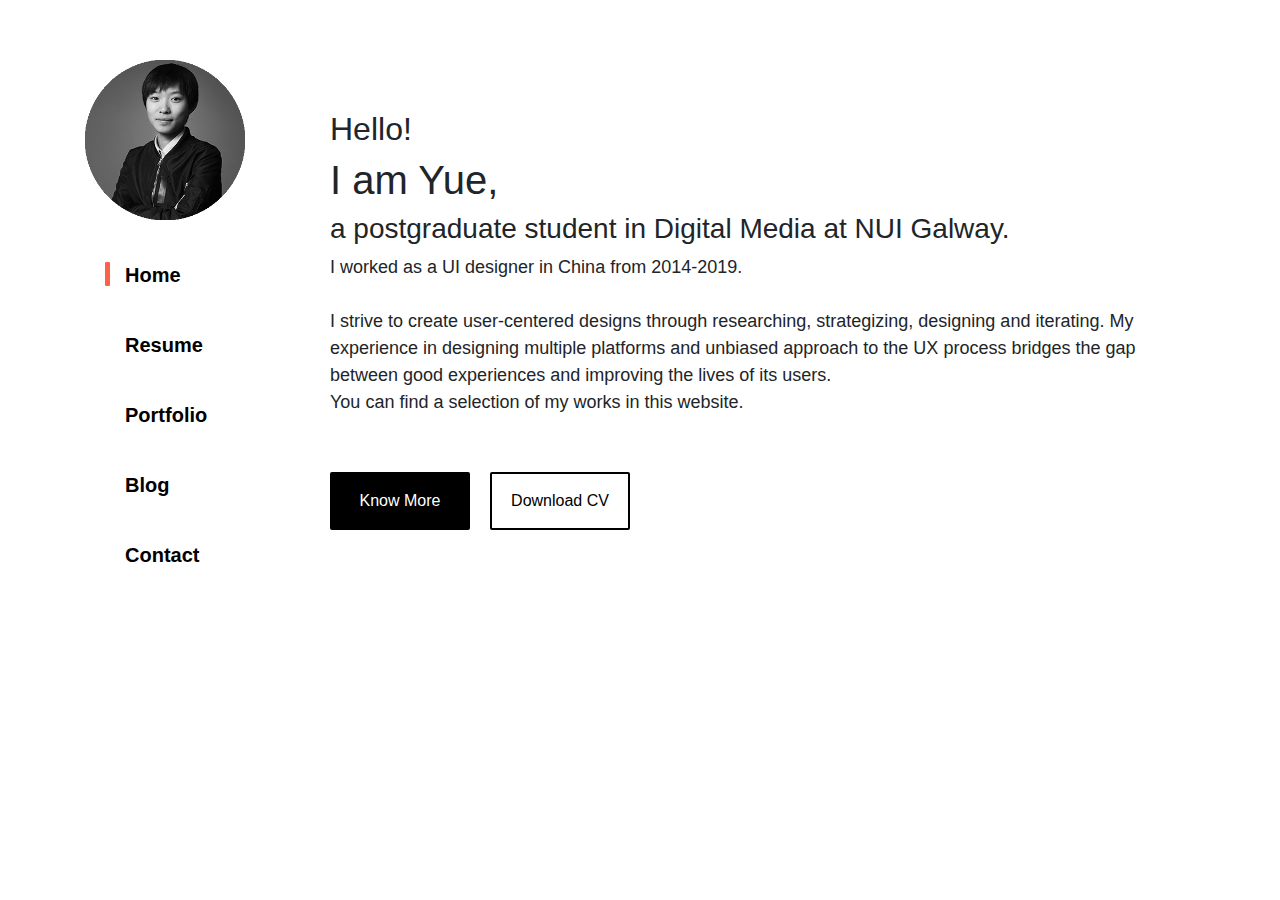
<file: index.html>
<!DOCTYPE html>

<html>

<head>
    <meta charset="utf-8">
    <title>My Website</title>

    <!-- CSS only -->
    <link href="https://cdn.jsdelivr.net/npm/bootstrap@5.0.0-beta3/dist/css/bootstrap.min.css" rel="stylesheet"
        integrity="sha384-eOJMYsd53ii+scO/bJGFsiCZc+5NDVN2yr8+0RDqr0Ql0h+rP48ckxlpbzKgwra6" crossorigin="anonymous">
    <link rel="stylesheet" href="./assets/css//style.min.css">
</head>

<body>
    <!-- Bootstrap JavaScript -->
    <script src="https://code.jquery.com/jquery-3.5.1.slim.min.js"
        integrity="sha384-DfXdz2htPH0lsSSs5nCTpuj/zy4C+OGpamoFVy38MVBnE+IbbVYUew+OrCXaRkfj"
        crossorigin="anonymous"></script>
    <script src="https://cdn.jsdelivr.net/npm/bootstrap@4.6.0/dist/js/bootstrap.bundle.min.js"
        integrity="sha384-Piv4xVNRyMGpqkS2by6br4gNJ7DXjqk09RmUpJ8jgGtD7zP9yug3goQfGII0yAns"
        crossorigin="anonymous"></script>

    <div class="container">
        <div class="row">
            <!-- left -->
            <div class="col-12  col-md-3   col-lg-2 left">
                <img src="./images/me.jpg" alt="" class="img-fluid">
                <ul>
                    <li><span class="block"></span><a href="./index.html" class="nav">Home</a></li>
                    <li><a href="./resume.html" class="nav">Resume</a></li>
                    <li><a href="./portfolio.html" class="nav">Portfolio</a></li>
                    <li><a href="./blog.html" class="nav">Blog</a></li>
                    <li><a href="./contact.html" class="nav">Contact</a></li>
                </ul>
            </div>
            <!-- left end -->

            <!--right -->
            <div class="col-12  col-md-9 col-lg-10 right">

                <div class="header">
                    <h2><span>Hello!</span></h2>
                    <h1><span class="">I am Yue</span>,</h1>
                    <h3>a postgraduate student in Digital Media at NUI Galway.</h3>
                    <p>
                        I worked as a UI designer in China from 2014-2019.<br><br>
                        I strive to create user-centered designs through researching, strategizing, designing and
                        iterating.
                        My experience in designing multiple platforms and unbiased approach to the UX process bridges
                        the gap between good experiences and improving the lives of its users.
                        <br>
                        You can find a selection of my works in this website.

                    </p>
                </div>
                <div class="bottom">
                    <ul class="home_btn">
                        <li><a href="./contact.html" class="btn_01">Know More</a></li>
                        <li><a href="#" class="btn_02">Download CV</a></li>
                    </ul>
                </div>

            </div>
        </div>
    </div>

</body>

</html>
</file>
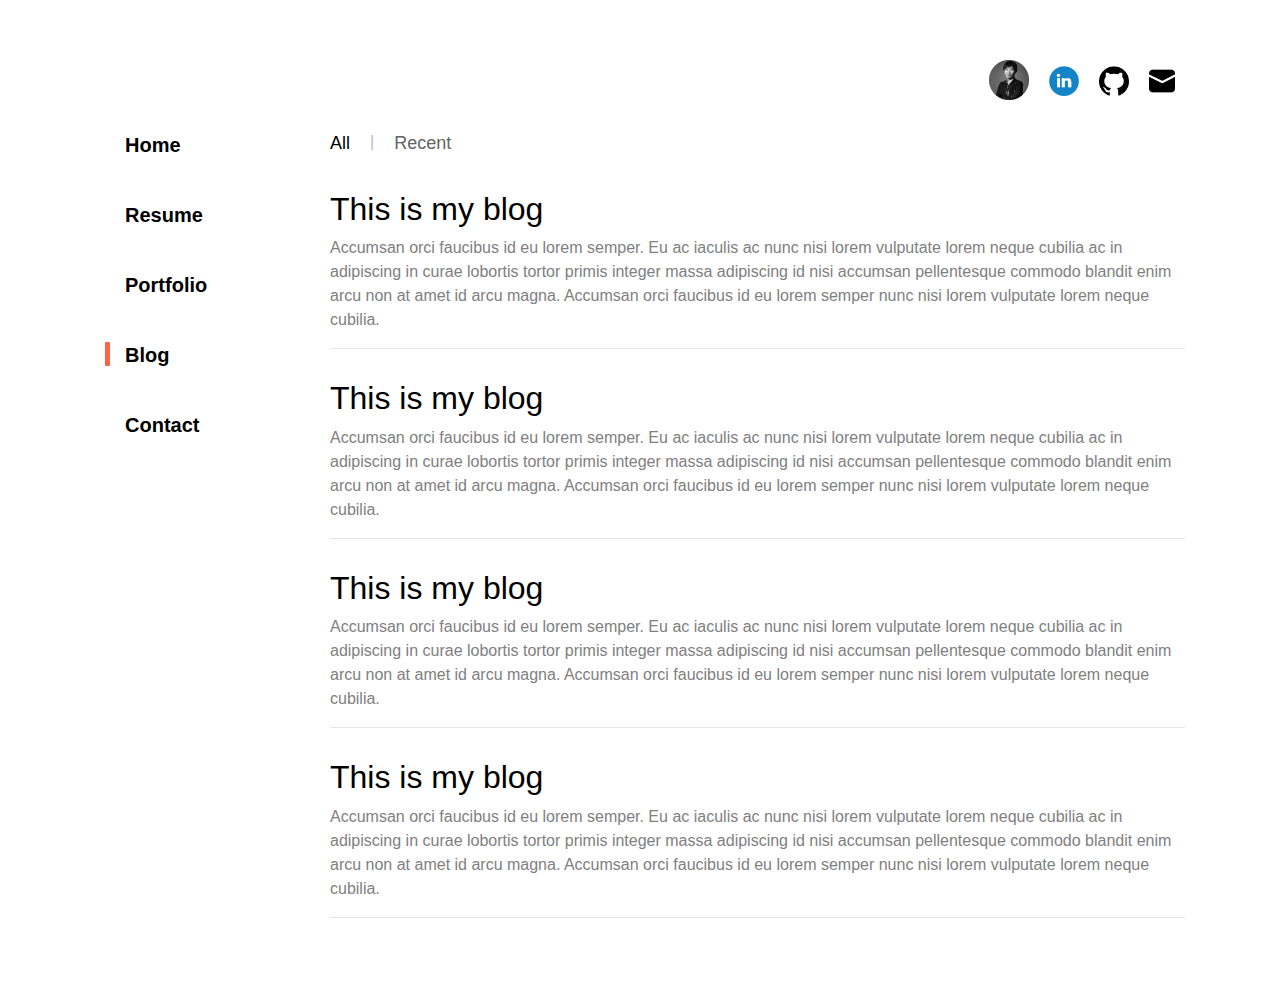
<file: blog.html>
<!DOCTYPE html>

<html>

<head>
    <meta charset="utf-8">
    <title>Blog</title>
    <!-- CSS only -->
    <link href="https://cdn.jsdelivr.net/npm/bootstrap@5.0.0-beta3/dist/css/bootstrap.min.css" rel="stylesheet" integrity="sha384-eOJMYsd53ii+scO/bJGFsiCZc+5NDVN2yr8+0RDqr0Ql0h+rP48ckxlpbzKgwra6" crossorigin="anonymous">
    <link rel="stylesheet" href="./assets/css/style.min.css">
</head>

<body>
    <!-- Bootstrap JavaScript -->
    <script src="https://code.jquery.com/jquery-3.5.1.slim.min.js" integrity="sha384-DfXdz2htPH0lsSSs5nCTpuj/zy4C+OGpamoFVy38MVBnE+IbbVYUew+OrCXaRkfj" crossorigin="anonymous"></script>
    <script src="https://cdn.jsdelivr.net/npm/bootstrap@4.6.0/dist/js/bootstrap.bundle.min.js" integrity="sha384-Piv4xVNRyMGpqkS2by6br4gNJ7DXjqk09RmUpJ8jgGtD7zP9yug3goQfGII0yAns" crossorigin="anonymous"></script>
    <div class="container">
        <div class="row">
            <!-- add -->
            <div class="col-12  add_header">
                <ul class="icons">
                    <li class="icons_01" ><a href="./contact.html"><img src="./images/email.png"></a></li>
                    <li><a href="https://github.com/YueZhu100"><img src="./images/github.png"></a></li>
                    <li><a href="https://www.linkedin.com/in/zhuyue100/"><img src="./images/linkedin.png"></a></li>
                </ul> 
                <img class="img_header" src="./images/me.jpg">
            </div>
        </div>
    </div>

    <div class="container">
        <div class="row">
            <!-- left -->
            <div class="col-12  col-md-3   col-lg-2 left  left_01">

                <div>
                    <ul>
                        <li><a href="./index.html" class="nav">Home</a></li>
                        <li><a href="./resume.html" class="nav">Resume</a></li>
                        <li><a href="./portfolio.html" class="nav">Portfolio</a></li>
                        <li><span class="block"></span><a href="./blog.html" class="nav">Blog</a></li>
                        <li><a href="./contact.html" class="nav">Contact</a></li>
                    </ul>
                </div>

            </div>
            <!-- left end -->
            <!-- right portfolio -->
            <div class="col-12  col-md-9 col-lg-10  right_01">
                
                <ul class="work_nav">
                    <li><a href="#"><span class="current">All</span></a></li>
                    
                    <li class="line">|</li>
                    <li><a href="#">Recent</a></li>
                    <!--
                    <li class="line">|</li>
                    <li><a href="#">APP design</a></li>
                    <li class="line">|</li>
                    <li><a href="#">User Research</a></li>
                    <li class="line">|</li>
                    <li><a href="#">Video</a></li>
                    -->
                </ul>
                <ul class="blog_box">
                    <li>
                        <a href="#"><h2>This is my blog</h2></a>
                        <p>Accumsan orci faucibus id eu lorem semper. Eu ac iaculis ac nunc nisi lorem vulputate lorem neque
                            cubilia ac in adipiscing in curae lobortis tortor primis integer massa adipiscing id nisi accumsan
                            pellentesque commodo blandit enim arcu non at amet id arcu magna. Accumsan orci faucibus id eu lorem
                            semper nunc nisi lorem vulputate lorem neque cubilia.</p> 
                    </li>
                    <li>
                        <a href="#"><h2>This is my blog</h2></a>
                        <p>Accumsan orci faucibus id eu lorem semper. Eu ac iaculis ac nunc nisi lorem vulputate lorem neque
                            cubilia ac in adipiscing in curae lobortis tortor primis integer massa adipiscing id nisi accumsan
                            pellentesque commodo blandit enim arcu non at amet id arcu magna. Accumsan orci faucibus id eu lorem
                            semper nunc nisi lorem vulputate lorem neque cubilia.</p> 
                    </li>
                    <li>
                        <a href="#"><h2>This is my blog</h2></a>
                        <p>Accumsan orci faucibus id eu lorem semper. Eu ac iaculis ac nunc nisi lorem vulputate lorem neque
                            cubilia ac in adipiscing in curae lobortis tortor primis integer massa adipiscing id nisi accumsan
                            pellentesque commodo blandit enim arcu non at amet id arcu magna. Accumsan orci faucibus id eu lorem
                            semper nunc nisi lorem vulputate lorem neque cubilia.</p> 
                    </li>
                    <li>
                        <a href="#"><h2>This is my blog</h2></a>
                        <p>Accumsan orci faucibus id eu lorem semper. Eu ac iaculis ac nunc nisi lorem vulputate lorem neque
                            cubilia ac in adipiscing in curae lobortis tortor primis integer massa adipiscing id nisi accumsan
                            pellentesque commodo blandit enim arcu non at amet id arcu magna. Accumsan orci faucibus id eu lorem
                            semper nunc nisi lorem vulputate lorem neque cubilia.</p> 
                    </li>
                </ul>
            </div>
            <!-- right portfolio end -->
        </div>
    </div>

</body>

</html>
</file>
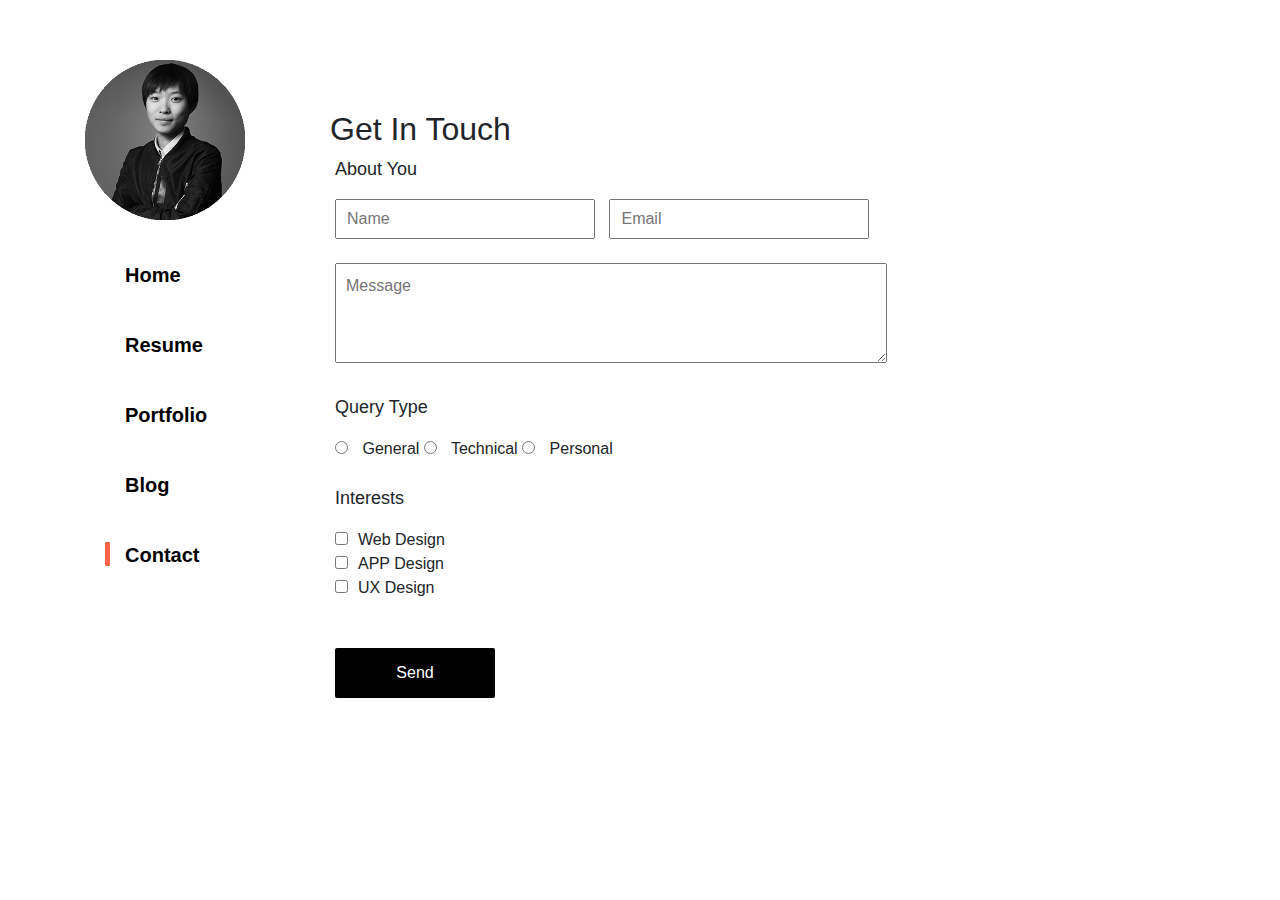
<file: contact.html>
<!DOCTYPE html>

<html>

<head>
    <meta charset="utf-8">
    <title>Contact</title>
    <!-- CSS only -->
    <link href="https://cdn.jsdelivr.net/npm/bootstrap@5.0.0-beta3/dist/css/bootstrap.min.css" rel="stylesheet" integrity="sha384-eOJMYsd53ii+scO/bJGFsiCZc+5NDVN2yr8+0RDqr0Ql0h+rP48ckxlpbzKgwra6" crossorigin="anonymous">
    <link rel="stylesheet" href="./assets/css/style.min.css">
</head>

<body>
    <!-- Bootstrap JavaScript -->
    <script src="https://code.jquery.com/jquery-3.5.1.slim.min.js" integrity="sha384-DfXdz2htPH0lsSSs5nCTpuj/zy4C+OGpamoFVy38MVBnE+IbbVYUew+OrCXaRkfj" crossorigin="anonymous"></script>
    <script src="https://cdn.jsdelivr.net/npm/bootstrap@4.6.0/dist/js/bootstrap.bundle.min.js" integrity="sha384-Piv4xVNRyMGpqkS2by6br4gNJ7DXjqk09RmUpJ8jgGtD7zP9yug3goQfGII0yAns" crossorigin="anonymous"></script>

    <div class="container">
        <div class="row">
            <!-- left -->
            <div class="col-12  col-md-3   col-lg-2 left">          
                    <img src="./images/me.jpg" alt="" class="img-fluid">
                    <ul>
                        <li><a href="./index.html" class="nav">Home</a></li>
                        <li><a href="./resume.html" class="nav">Resume</a></li>
                        <li><a href="./portfolio.html" class="nav">Portfolio</a></li>
                        <li><a href="./blog.html" class="nav">Blog</a></li>
                        <li><span class="block"></span><a href="./contact.html" class="nav">Contact</a></li>
                    </ul>
            </div>
            <!-- left end -->
            <!--right -->
            <div class="col-12  col-md-9 col-lg-10 right">
                <div class="header">
                    <h2>Get In Touch</h2>               
                    <form action="https://formspree.io/f/xgerwlpd" method="POST">
                        <p>About You</p>
                        <input type="text" name="name" id="name" placeholder="Name" />
                        <input type="email" name="email" id="email" placeholder="Email" />
                        <br></br>
                        <textarea name="message" id="message" placeholder="Message" rows="10" cols="30"></textarea>
                        <br></br>
                        <p>Query Type</p>
                        <input type="radio" name="queryType" value="general" /> General
                        <input type="radio" name="queryType" value="technical" /> Technical
                        <input type="radio" name="queryType" value="personal" /> Personal
                        <br></br>
                        <p>Interests</p>
                        <input type="checkbox" name="interests" value="webdesign" />Web Design<br/>
                        <input type="checkbox" name="interests" value="appdesign" />APP Design<br/>
                        <input type="checkbox" name="interests" value="uxdesign" />UX Design<br/>
                        <br/><br/>
                        <button id="button_submit" type="submit">Send</button>
                    </form>
                </div>
            </div>
            <!--right end-->
        </div>
    </div>

</body>

</html>
</file>
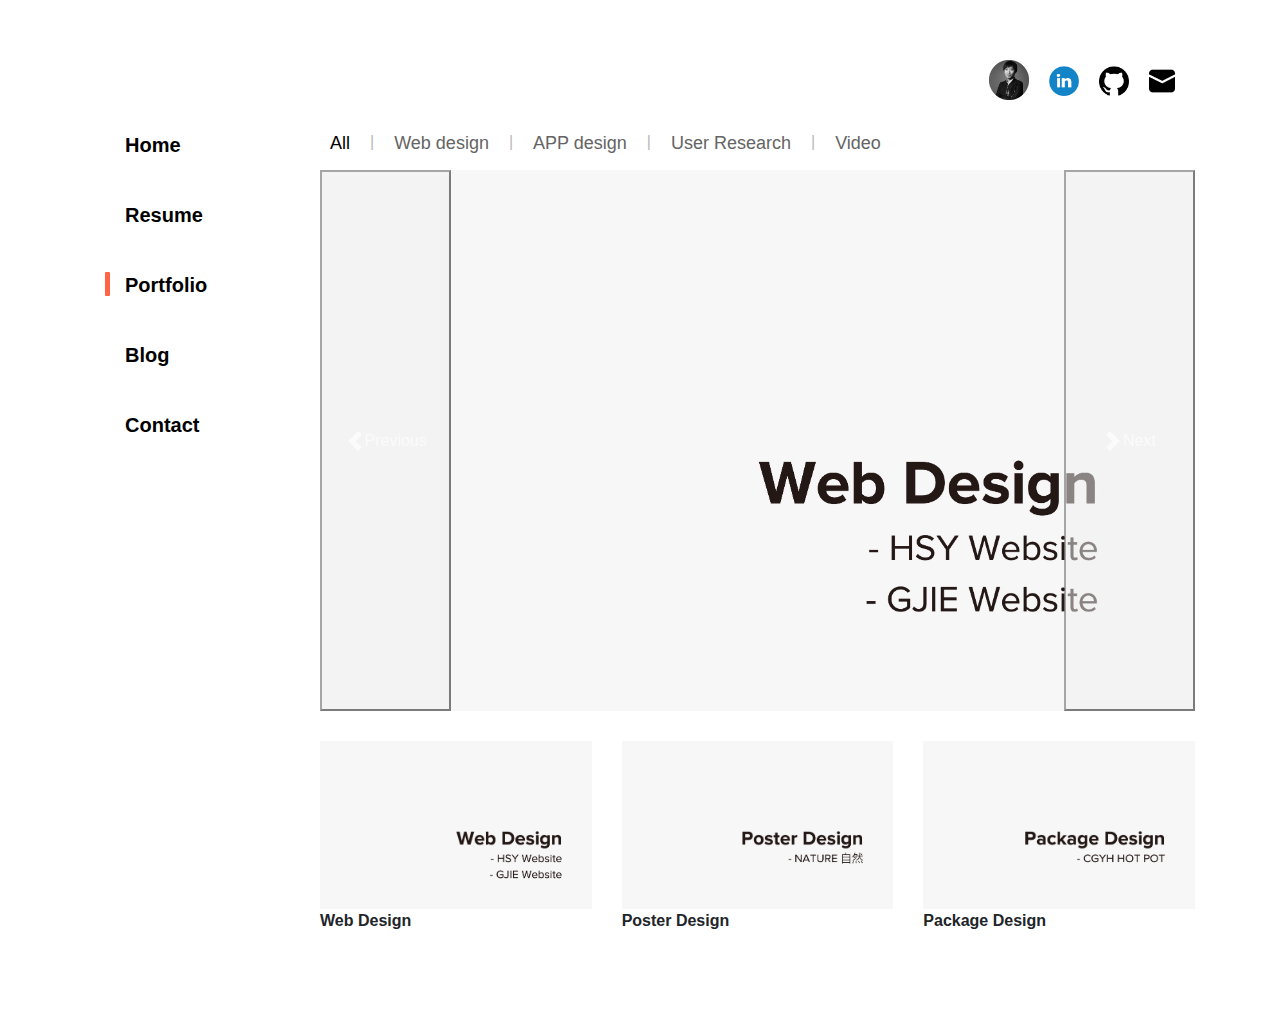
<file: portfolio.html>
<!DOCTYPE html>

<html>

<head>
    <meta charset="utf-8">
    <title>Portfolio</title>
    <!-- CSS only -->
    <link href="https://cdn.jsdelivr.net/npm/bootstrap@5.0.0-beta3/dist/css/bootstrap.min.css" rel="stylesheet" integrity="sha384-eOJMYsd53ii+scO/bJGFsiCZc+5NDVN2yr8+0RDqr0Ql0h+rP48ckxlpbzKgwra6" crossorigin="anonymous">
    <link rel="stylesheet" href="./assets/css//style.min.css">
</head>

<body>
    <!-- Bootstrap JavaScript -->
    <script src="https://code.jquery.com/jquery-3.5.1.slim.min.js" integrity="sha384-DfXdz2htPH0lsSSs5nCTpuj/zy4C+OGpamoFVy38MVBnE+IbbVYUew+OrCXaRkfj" crossorigin="anonymous"></script>
    <script src="https://cdn.jsdelivr.net/npm/bootstrap@4.6.0/dist/js/bootstrap.bundle.min.js" integrity="sha384-Piv4xVNRyMGpqkS2by6br4gNJ7DXjqk09RmUpJ8jgGtD7zP9yug3goQfGII0yAns" crossorigin="anonymous"></script>
    
    <div class="container">
        <div class="row">
            <!-- add -->
            <div class="col-12  add_header">
                <ul class="icons">
                    <li class="icons_01" ><a href="./contact.html"><img src="./images/email.png"></a></li>
                    <li><a href="https://github.com/YueZhu100"><img src="./images/github.png"></a></li>
                    <li><a href="https://www.linkedin.com/in/zhuyue100/"><img src="./images/linkedin.png"></a></li>
                </ul> 
                <img class="img_header" src="./images/me.jpg">
            </div>
        </div>
    </div>
    <div class="container">
        <div class="row">      
            <!-- left -->
            <div class="col-12  col-md-3   col-lg-2 left  left_01">

                <div>
                    <ul>
                        <li><a href="./index.html" class="nav">Home</a></li>
                        <li><a href="./resume.html" class="nav">Resume</a></li>
                        <li><span class="block"></span><a href="./portfolio.html" class="nav">Portfolio</a></li>
                        <li><a href="./blog.html" class="nav">Blog</a></li>
                        <li><a href="./contact.html" class="nav">Contact</a></li>
                    </ul>
                </div>

            </div>
            <!-- left end -->

            <!-- right portfolio -->
            <div class="col-12  col-md-9 col-lg-10  right_01">
                <ul class="work_nav">
                    <li><a href="#"><span class="current">All</span></a></li>
                    <li class="line">|</li>
                    <li><a href="#">Web design</a></li>
                    <li class="line">|</li>
                    <li><a href="#">APP design</a></li>
                    <li class="line">|</li>
                    <li><a href="#">User Research</a></li>
                    <li class="line">|</li>
                    <li><a href="#">Video</a></li>
                </ul>
                <div id="carouselExampleControls" class="carousel slide  work" data-bs-ride="carousel">
                    <div class="carousel-inner">
                        <div class="carousel-item active">
                            <img src="./images/portfolio_web.jpg" class="d-block w-100" alt="...">
                        </div>
                        <div class="carousel-item">
                            <img src="./images/portfolio_poster.jpg" class="d-block w-100" alt="...">
                        </div>
                        <div class="carousel-item">
                            <img src="./images/portfolio_package.jpg" class="d-block w-100" alt="...">
                        </div>
                    </div>
                    <button class="carousel-control-prev" type="button" data-bs-target="#carouselExampleControls" data-bs-slide="prev">
                        <span class="carousel-control-prev-icon" aria-hidden="true"></span>
                        <span class="visually-hidden">Previous</span>
                    </button>
                    <button class="carousel-control-next" type="button" data-bs-target="#carouselExampleControls" data-bs-slide="next">
                        <span class="carousel-control-next-icon" aria-hidden="true"></span>
                        <span class="visually-hidden">Next</span>
                    </button>
                </div>
                <ul class="work_box row">
                    <li class="col-4"><a href="#"><img class="img-fluid" src="./images/portfolio_web.jpg" alt=""></a>Web Design</li>
                    <li class="col-4"><a href="#"><img class="img-fluid" src="./images/portfolio_poster.jpg" alt=""></a>Poster Design</li>
                    <li class="col-4"><a href="#"><img class="img-fluid" src="./images/portfolio_package.jpg" alt=""></a>Package Design</li>
                </ul>
            </div>
        </div>
    </div>

</body>

</html>
</file>
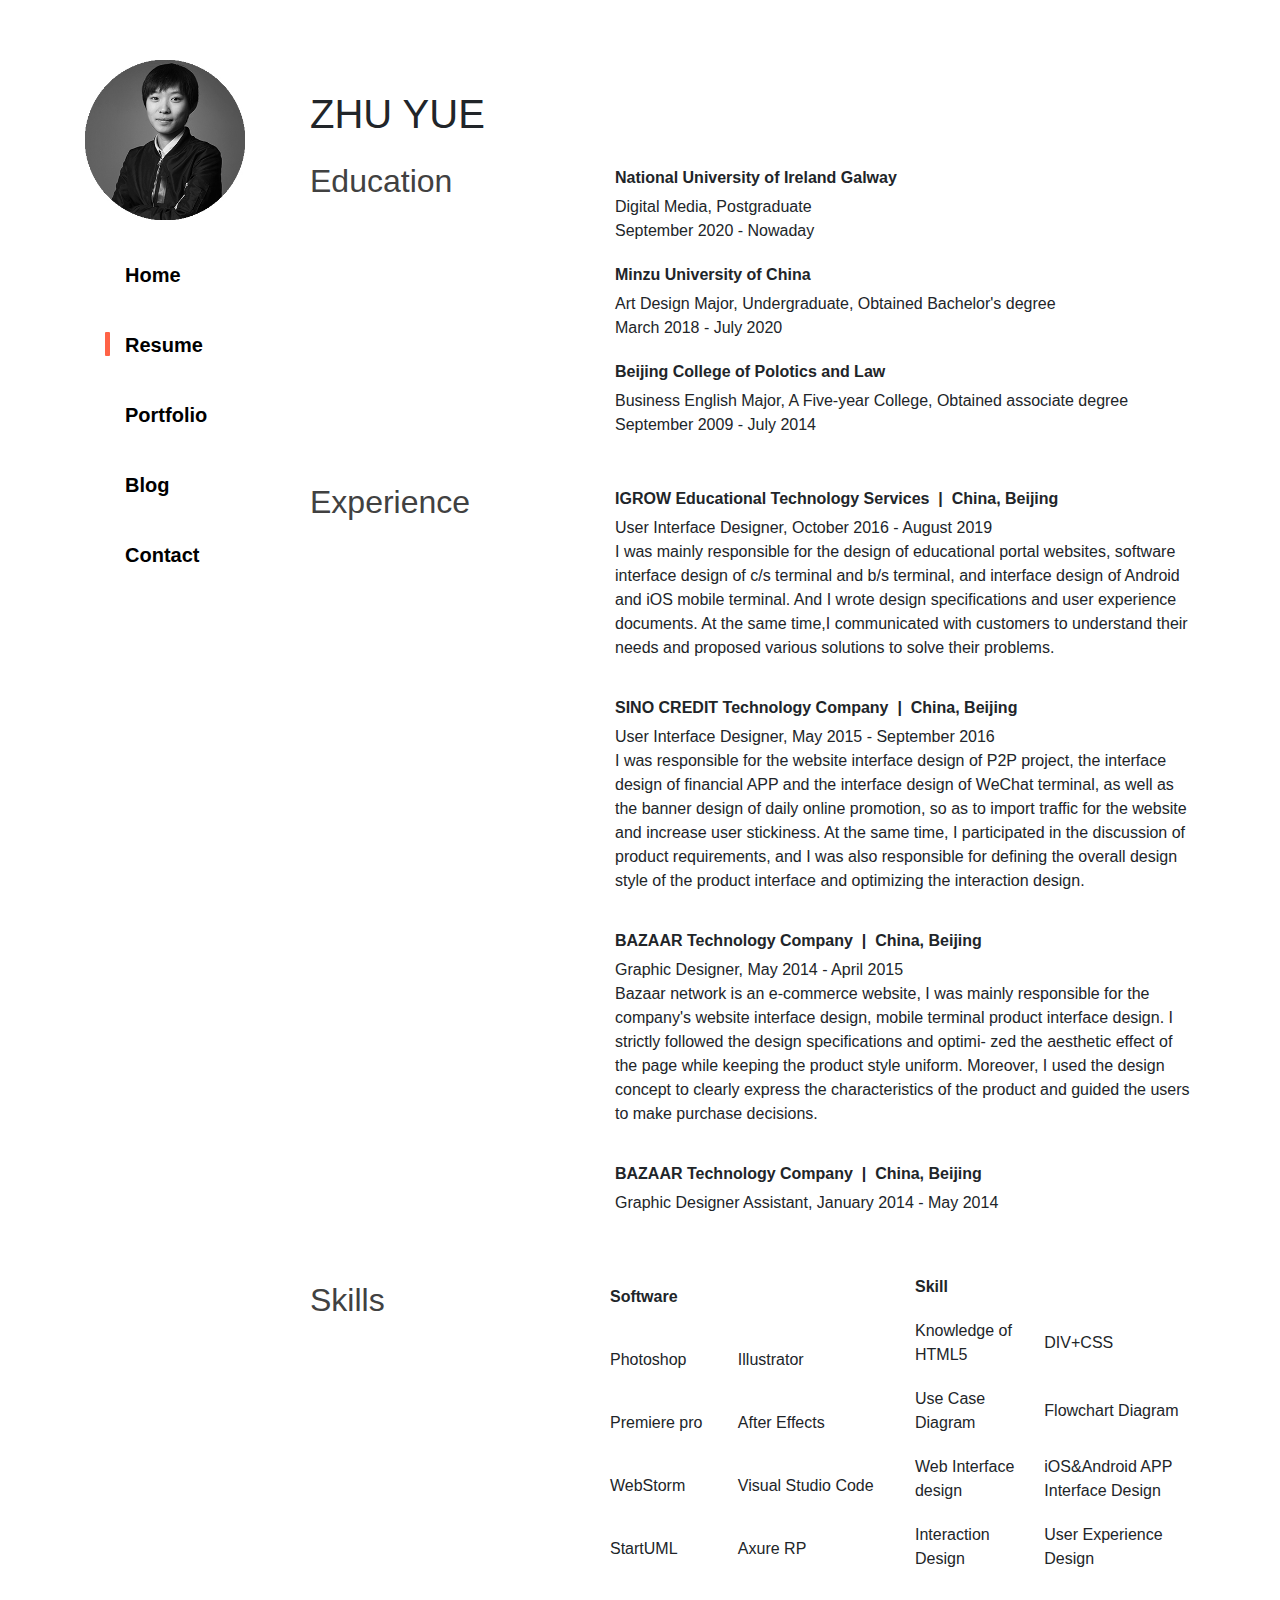
<file: resume.html>
<!DOCTYPE html>

<html>

<head>
    <meta charset="utf-8">
    <title>Resume</title>
    <!-- CSS only -->
    <link href="https://cdn.jsdelivr.net/npm/bootstrap@5.0.0-beta3/dist/css/bootstrap.min.css" rel="stylesheet" integrity="sha384-eOJMYsd53ii+scO/bJGFsiCZc+5NDVN2yr8+0RDqr0Ql0h+rP48ckxlpbzKgwra6" crossorigin="anonymous">
    <link rel="stylesheet" href="./assets/css//style.min.css">
</head>

<body>
    <!-- Bootstrap JavaScript -->
    <script src="https://code.jquery.com/jquery-3.5.1.slim.min.js" integrity="sha384-DfXdz2htPH0lsSSs5nCTpuj/zy4C+OGpamoFVy38MVBnE+IbbVYUew+OrCXaRkfj" crossorigin="anonymous"></script>
    <script src="https://cdn.jsdelivr.net/npm/bootstrap@4.6.0/dist/js/bootstrap.bundle.min.js" integrity="sha384-Piv4xVNRyMGpqkS2by6br4gNJ7DXjqk09RmUpJ8jgGtD7zP9yug3goQfGII0yAns" crossorigin="anonymous"></script>

    <div class="container">
        <div class="row">
        <!-- left -->
            <div class="col-12  col-md-3   col-lg-2  left">

                <img src="./images/me.jpg" alt="" class="img-fluid">
                <div>
                    <ul>
                        <li><a href="./index.html" class="nav">Home</a></li>
                        <li><span class="block"></span><a href="./resume.html" class="nav">Resume</a></li>
                        <li><a href="./portfolio.html" class="nav">Portfolio</a></li>
                        <li><a href="./blog.html" class="nav">Blog</a></li>
                        <li><a href="./contact.html" class="nav">Contact</a></li>
                    </ul>
                </div>

            </div>
            <!-- left end -->

            <!--right -->
            <div class="col-12  col-md-9 col-lg-10  right">
                <div class="header_rusume">
                    <h1 class=""><span>ZHU YUE</span></h1>
                    <div class="edu  row">
                        <div class="cv_title  col-4">
                            <h2>Education</h2>
                        </div>
                        <div class="col-8">
                            <ul class="cv">
                                <li><span>National University of Ireland Galway</span></li>
                                <li>Digital Media, Postgraduate</li>
                                <li>September 2020 - Nowaday</li>
                            </ul>
                            <ul class="cv">
                                <li><span>Minzu University of China</span></li>
                                <li>Art Design Major, Undergraduate, Obtained Bachelor's degree</li>
                                <li>March 2018 - July 2020</li>
                            </ul>
                            <ul class="cv">
                                <li><span>Beijing College of Polotics and Law</span></li>
                                <li>Business English Major, A Five-year College, Obtained associate degree</li>
                                <li>September 2009 - July 2014</li>
                            </ul>
                        </div>                      
                    </div>
                    <div class="exp row">
                        <div class="cv_title  col-4">
                            <h2>Experience</h2>
                        </div>
                        <div class="col-8">
                            <ul class="cv">
                                <li><span>IGROW Educational Technology Services &nbsp;|&nbsp; China, Beijing</span></li>
                                <li>User Interface Designer, October 2016 - August 2019</li>
                                <li>
                                    <p>I was mainly responsible for the design of educational portal websites, software interface design
                                        of c/s terminal and b/s terminal, and interface design of Android and iOS mobile terminal. And I
                                        wrote design specifications and user experience documents. At the same time,I communicated with
                                        customers to understand their needs and proposed various solutions to solve their problems.</p>
                                </li>
                            </ul>
                            <ul class="cv">
                                <li><span>SINO CREDIT Technology Company &nbsp;|&nbsp; China, Beijing</span></li>
                                <li>User Interface Designer, May 2015 - September 2016</li>
                                <li>
                                    <p>I was responsible for the website interface design of P2P project, the interface design of
                                        financial APP and the interface design of WeChat terminal, as well as the banner design of daily
                                        online promotion, so as to import traffic for the website and increase user stickiness. At the
                                        same time, I participated in the discussion of product requirements, and I was also responsible
                                        for defining the overall design style of the product interface and optimizing the interaction
                                        design.</p>
                                </li>
                            </ul>
                            <ul class="cv">
                                <li><span>BAZAAR Technology Company &nbsp;|&nbsp; China, Beijing</span></li>
                                <li>Graphic Designer, May 2014 - April 2015</li>
                                <li>
                                    <p>Bazaar network is an e-commerce website, I was mainly responsible for the company's website
                                        interface design, mobile terminal product interface design. I strictly followed the design
                                        specifications and optimi- zed the aesthetic effect of the page while keeping the product style
                                        uniform. Moreover, I used the design concept to clearly express the characteristics of the
                                        product and guided the users to make purchase decisions.</p>
                                </li>
                            </ul>
                            <ul class="cv">
                                <li><span>BAZAAR Technology Company &nbsp;|&nbsp; China, Beijing</span></li>
                                <li>Graphic Designer Assistant, January 2014 - May 2014</li>
                            </ul>
                        </div>          
                    </div>
                    <div class="skill row">
                        <div class="cv_title  col-4">
                            <h2>Skills</h2>
                        </div>
                        <div class="col-8">
                            <div class="row">
                                <table class="skill_box  col-6">
                                    <tr class="sub_title">
                                        <td>Software</td>
                                    </tr>
                                    <tr>
                                        <td>Photoshop</td>
                                        <td>Illustrator</td>
                                    </tr>
                                    <tr>
                                        <td>Premiere pro</td>
                                        <td>After Effects</td>
                                    </tr>
                                    <tr>
                                        <td>WebStorm</td>
                                        <td>Visual Studio Code</td>
                                    </tr>
                                    <tr>
                                        <td>StartUML</td>
                                        <td>Axure RP</td>
                                    </tr>
                                </table>
                                <table class="skill_box col-6">
                                    <tr class="sub_title">
                                        <td>Skill</td>
                                    </tr>
                                    <tr>
                                        <td>Knowledge of HTML5</td>
                                        <td>DIV+CSS</td>
                                    </tr>
                                    <tr>
                                        <td>Use Case Diagram</td>
                                        <td>Flowchart Diagram</td>
                                    </tr>
                                    <tr>
                                        <td>Web Interface design</td>
                                        <td>iOS&Android APP Interface Design</td>     
                                    </tr>
                                    <tr>
                                        <td>Interaction Design</td>
                                        <td>User Experience Design</td>
                                    </tr>
                                </table>
                            </div>
                        </div>       
                    </div>
                </div>
            </div>
        </div>
    </div>
</body>

</html>
</file>
